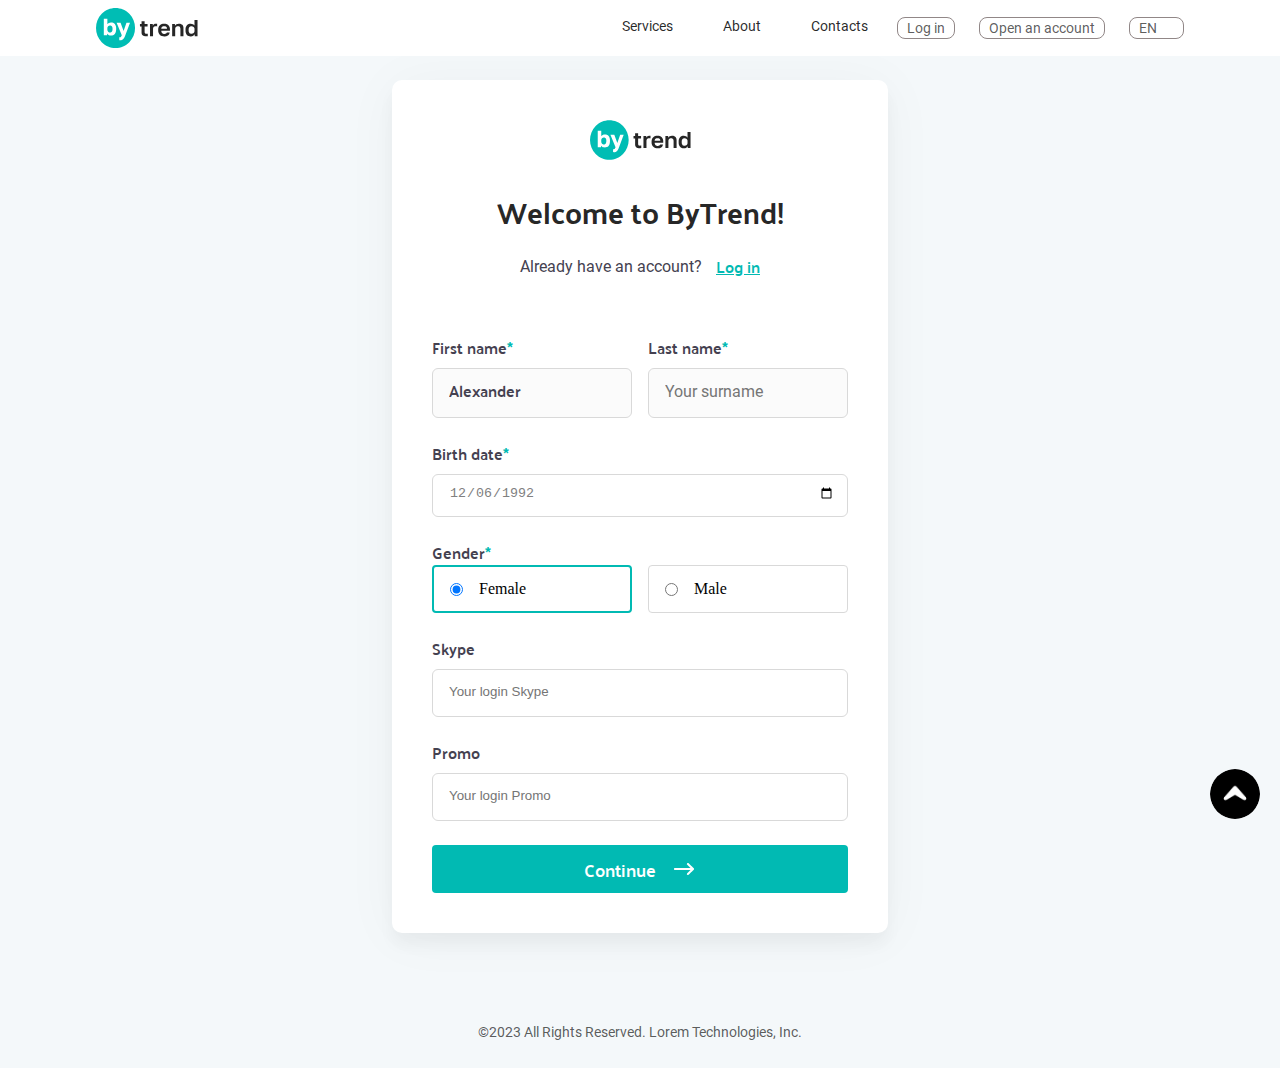
<file: index.html>
<!DOCTYPE html>
<html lang="en">
  <head>
    <meta charset="UTF-8" />
    <meta name="viewport" content="width=device-width, initial-scale=1.0" />
    <title>Sign in-up</title>
    <link rel="icon" href="./images/logo.svg" />
    <link rel="stylesheet" href="./css/style.css" />
  </head>
  <body>
    <div id="backtop" class="backtop-show">
      <a href="#"><img src="./images/top.png" alt="top" class="top-img" /></a>
    </div>
    <!-- header start -->
    <header class="header">
      <nav class="nav">
        <div class="container">
          <div class="nav-center">
            <div class="nav-info">
              <img src="./images/logo.svg" alt="logo" class="nav-img" />
              <div class="nav-right">
                <ul class="nav-list">
                  <li class="nav-item">
                    <a href="#" class="nav-link">Services</a>
                  </li>
                  <li class="nav-item">
                    <a href="#" class="nav-link">About </a>
                  </li>
                  <li class="nav-item">
                    <a href="#" class="nav-link">Contacts</a>
                  </li>
                </ul>
                <div class="nav-buttons">
                  <a href="./pages/login.html" class="nav-btn">Log in</a>
                  <a href="./pages/login.html" class="nav-btn"
                    >Open an account</a
                  >
                  <a href="#" class="nav-btn" id="language">EN</a>
                </div>
              </div>
            </div>
            <button class="hamburger" id="navbar-open">
              <img src="images/menu.svg" alt="menu" />
            </button>
          </div>
        </div>
      </nav>
      <div id="navbar-responsive">
        <div class="res-nav-right">
          <ul class="res-nav-list">
            <li class="res-nav-item">
              <a href="#" class="res-nav-link">Services</a>
            </li>
            <li class="nav-item">
              <a href="#" class="res-nav-link">About </a>
            </li>
            <li class="nav-item">
              <a href="#" class="res-nav-link">Contacts</a>
            </li>
          </ul>
          <div class="res-nav-buttons">
            <a href="./pages/login.html" class="res-nav-btn">Log in</a>
            <a href="./pages/login.html" class="res-nav-btn">Open an account</a>
            <a href="#" class="res-nav-btn" id="language">EN</a>
          </div>
          <button id="navbar-close">
            <img src="./images/close.png" alt="close" class="close" />
          </button>
        </div>
      </div>
    </header>
    <!-- header end -->

    <!-- main start -->
    <main class="main">
      <form autocomplete="on">
        <div class="main-sections">
          <section id="register">
            <div class="register-top">
              <img src="./images/logo.svg" alt="logo" class="register-img" />
              <h2 class="register-title">Welcome to ByTrend!</h2>
              <div class="register-top-links">
                <p class="register-top-text">Already have an account?</p>
                <a href="./pages/login.html" class="register-top-link"
                  ><u>Log in</u></a
                >
              </div>
            </div>
          </section>
          <section id="main-bottom">
            <div class="bottom-inputs">
              <div class="bottom-inputs-card">
                <label for="firstname" class="inputs-card-label"
                  >First name<span>*</span></label
                >
                <input
                  oninvalid="this.setCustomValidity('Enter name')"
                  class="inputs-card-input"
                  type="text"
                  value="Alexander"
                  id="firstname"
                  name="firstname"
                  required
                />
              </div>
              <div class="bottom-inputs-card">
                <label for="lastname" class="inputs-card-label"
                  >Last name<span>*</span></label
                >
                <input
                  oninvalid="this.setCustomValidity('Enter surname')"
                  class="inputs-card-input"
                  type="text"
                  placeholder="Your surname"
                  id="lastname"
                  name="lastname"
                  required
                />
              </div>
            </div>

            <div class="bottom-birth">
              <label for="date" class="bottom-birth-label"
                >Birth date<span>*</span></label
              >
              <input
                oninvalid="this.setCustomValidity('Enter birth')"
                class="bottom-birth-input"
                type="date"
                required
                value="1992-12-06"
                name="date"
                id="date"
              />
            </div>

            <div class="bottom-male">
              <label for="" class="bottom-male-label"
                >Gender<span>*</span></label
              >
              <div class="male-bottom-big">
                <div class="bottom-male-box">
                  <input
                    class="bottom-male-input"
                    type="radio"
                    value="female"
                    name="gender"
                    id="female"
                    checked
                  />
                  <label for="female" class="male-box-label">Female</label>
                </div>
                <div class="bottom-male-box input-color">
                  <input
                    class="bottom-male-input"
                    type="radio"
                    value="male"
                    name="gender"
                    id="male"
                  />
                  <label for="male" class="male-box-label">Male</label>
                </div>
              </div>
            </div>

            <div class="bottom-skype">
              <label for="skype" class="skype-label">Skype</label>
              <input
                type="text"
                placeholder="Your login Skype"
                id="skype"
                class="skype-input"
                name="skype"
              />
            </div>

            <div class="bottom-promo">
              <label for="promo" class="promo-label">Promo</label>
              <input
                type="text"
                placeholder="Your login Promo"
                id="promo"
                class="promo-input"
                name="promo"
              />
            </div>

            <a href="./pages/register-next.html" class="continue"
              ><button class="continue-btn" type="submit">Continue</button>
              <img
                src="./images/continue.png"
                alt="continue"
                class="continue-img"
              />
            </a>
          </section>
        </div>
      </form>
    </main>
    <!-- main end -->

    <!-- footer start -->
    <footer class="footer">
      <p class="footer-text">
        ©2023 All Rights Reserved. Lorem Technologies, Inc.
      </p>
    </footer>
    <!-- footer end -->

    <script src="./js/main.js"></script>
  </body>
</html>
</file>
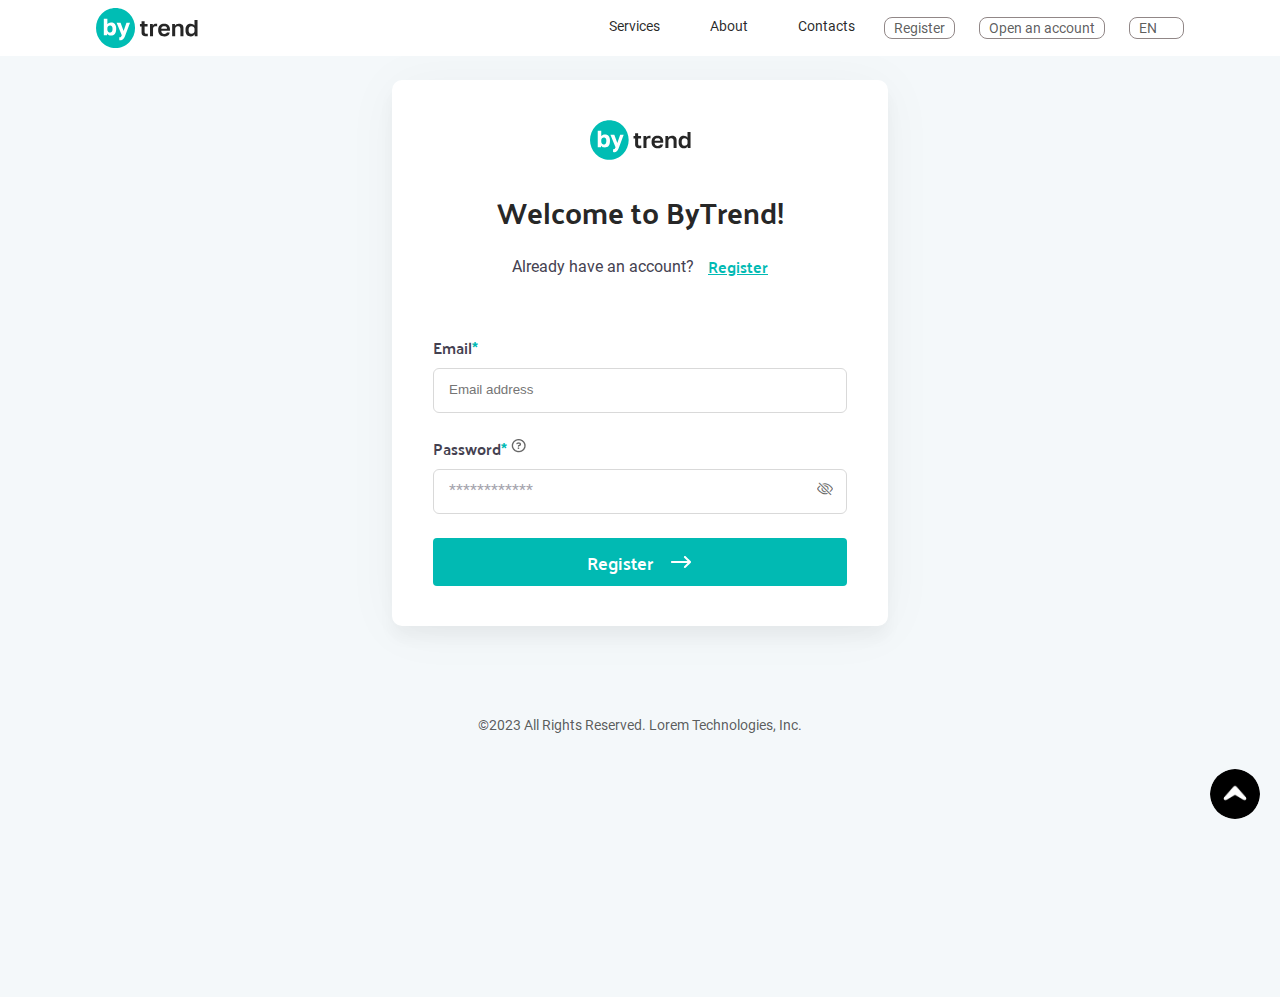
<file: pages/login.html>
<!DOCTYPE html>
<html lang="en">
  <head>
    <meta charset="UTF-8" />
    <meta name="viewport" content="width=device-width, initial-scale=1.0" />
    <title>Login</title>
    <link rel="icon" href="../images/logo.svg" />
    <link
      rel="stylesheet"
      href="https://cdn.jsdelivr.net/npm/bootstrap-icons@1.3.0/font/bootstrap-icons.css"
    />
    <link rel="stylesheet" href="../css/style.css" />
  </head>
  <body>
    <div id="backtop" class="backtop-show">
      <a href="#"><img src="../images/top.png" alt="top" class="top-img" /></a>
    </div>
    <!-- header start -->
    <header class="header">
      <nav class="nav">
        <div class="container">
          <div class="nav-center">
            <div class="nav-info">
              <img src="../images/logo.svg" alt="logo" class="nav-img" />
              <div class="nav-right">
                <ul class="nav-list">
                  <li class="nav-item">
                    <a href="#" class="nav-link">Services</a>
                  </li>
                  <li class="nav-item">
                    <a href="#" class="nav-link">About </a>
                  </li>
                  <li class="nav-item">
                    <a href="#" class="nav-link">Contacts</a>
                  </li>
                </ul>
                <div class="nav-buttons">
                  <a target="_blank" href="../index.html" class="nav-btn"
                    >Register</a
                  >
                  <a href="#" class="nav-btn">Open an account</a>
                  <a href="#" class="nav-btn" id="language">EN</a>
                </div>
              </div>
            </div>
            <button class="hamburger" id="navbar-open">
              <img src="../images/menu.svg" alt="menu" />
            </button>
          </div>
        </div>
      </nav>
      <div id="navbar-responsive">
        <div class="res-nav-right">
          <ul class="res-nav-list">
            <li class="res-nav-item">
              <a href="#" class="res-nav-link">Services</a>
            </li>
            <li class="nav-item">
              <a href="#" class="res-nav-link">About </a>
            </li>
            <li class="nav-item">
              <a href="#" class="res-nav-link">Contacts</a>
            </li>
          </ul>
          <div class="res-nav-buttons">
            <a href="../index.html" target="_blank" class="res-nav-btn"
              >Register</a
            >
            <a href="#" class="res-nav-btn">Open an account</a>
            <a href="#" class="res-nav-btn" id="language">EN</a>
          </div>
          <button id="navbar-close">
            <img src="../images/close.png" alt="close" class="close" />
          </button>
        </div>
      </div>
    </header>
    <!-- header end -->

    <!-- main start -->
    <main class="main">
      <form autocomplete="on">
        <div class="main-sections">
          <section id="register">
            <div class="register-top">
              <img src="../images/logo.svg" alt="logo" class="register-img" />
              <h2 class="register-title">Welcome to ByTrend!</h2>
              <div class="register-top-links">
                <p class="register-top-text">Already have an account?</p>
                <a
                  href="../index.html"
                  target="_blank"
                  class="register-top-link"
                  ><u>Register</u></a
                >
              </div>
            </div>
          </section>
          <section id="login">
            <div class="about-email">
              <label for="email" class="label">Email<span>*</span></label>
              <input
                type="email"
                class="input"
                placeholder="Email address"
                id="email"
                oninvalid="this.setCustomValidity('Enter email')"
                required
              />
            </div>
            <div class="about-password">
              <div class="password-card">
                <label for="password" class="label"
                  >Password<span>*</span></label
                >
                <img
                  src="../images/password.png"
                  alt="password"
                  class="password-img"
                />
              </div>
              <div class="password-box">
                <input
                  type="password"
                  class="input password-input"
                  placeholder="************"
                  id="password"
                  oninvalid="this.setCustomValidity('Enter password')"
                  required
                />
                <i class="bi bi-eye-slash password-i" id="toggle-password"></i>
              </div>
            </div>
            <a href="#" class="continue"
              ><button class="continue-btn" type="submit">Register</button>
              <img
                src="../images/continue.png"
                alt="continue"
                class="continue-img"
              />
            </a>
          </section>
        </div>
      </form>
    </main>
    <!-- main end -->

    <!-- footer start -->
    <footer class="footer">
      <p class="footer-text text3">
        ©2023 All Rights Reserved. Lorem Technologies, Inc.
      </p>
    </footer>
    <!-- footer end -->
    <script src="../js/main.js"></script>
  </body>
</html>
</file>
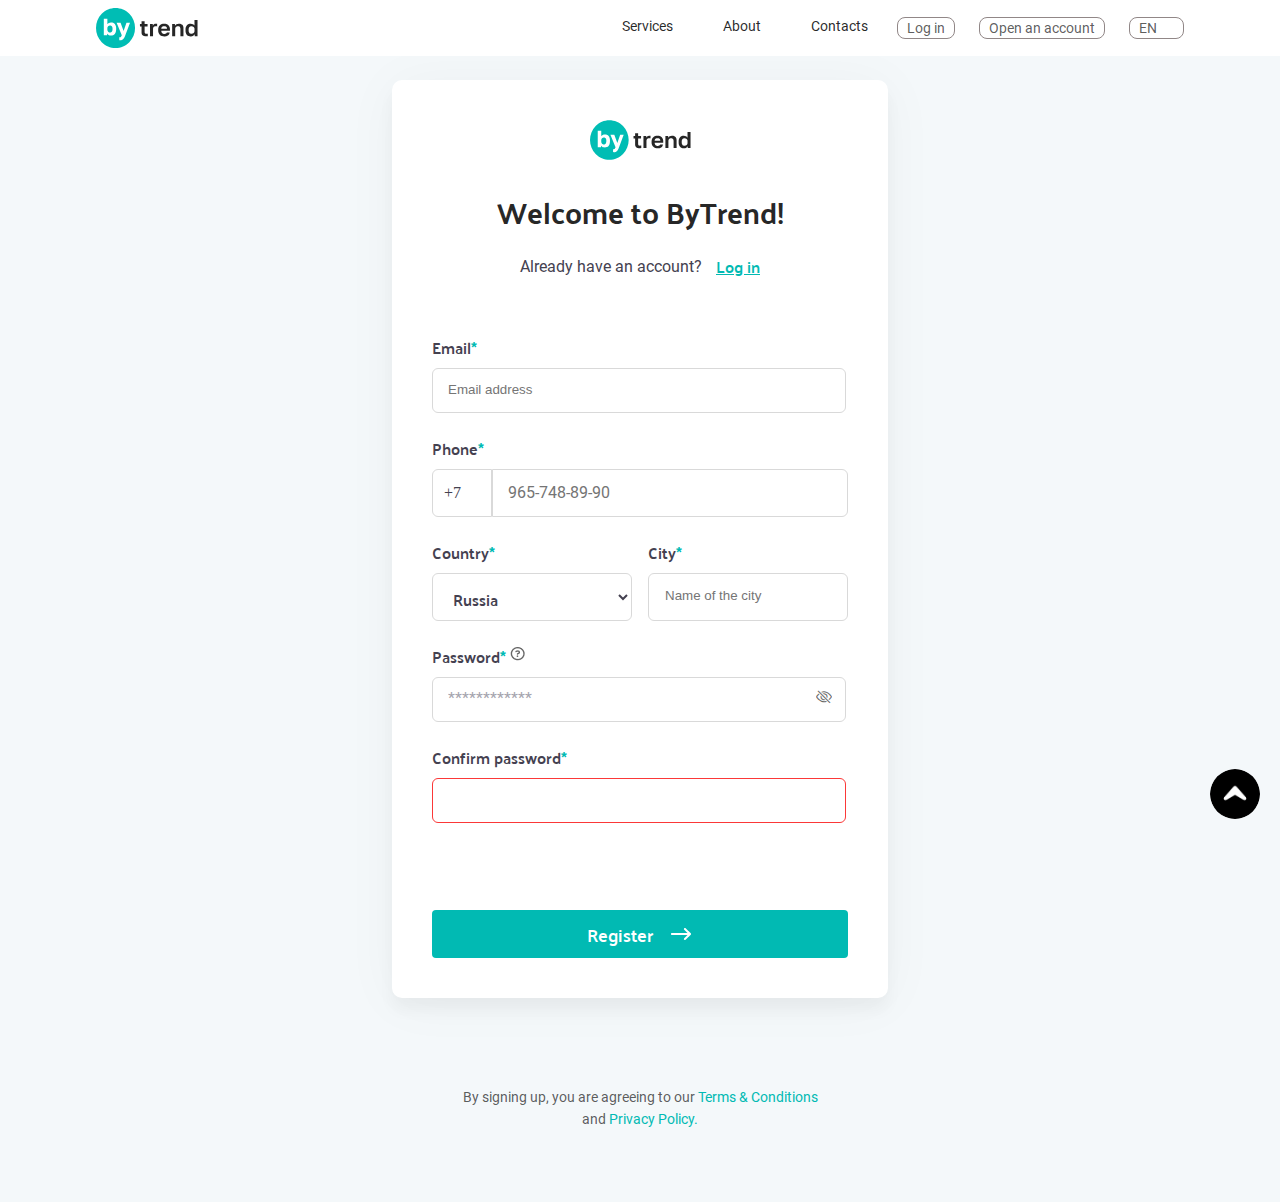
<file: pages/register-next.html>
<!DOCTYPE html>
<html lang="en">
  <head>
    <meta charset="UTF-8" />
    <meta name="viewport" content="width=device-width, initial-scale=1.0" />
    <title>Register next</title>
    <link rel="icon" href="../images/logo.svg" />
    <link
      rel="stylesheet"
      href="https://cdn.jsdelivr.net/npm/bootstrap-icons@1.3.0/font/bootstrap-icons.css"
    />
    <link rel="stylesheet" href="../css/style.css" />
  </head>
  <body>
    <div id="backtop" class="backtop-show">
      <a href="#"><img src="../images/top.png" alt="top" class="top-img" /></a>
    </div>
    <!-- header start -->
    <header class="header">
      <nav class="nav">
        <div class="container">
          <div class="nav-center">
            <div class="nav-info">
              <img src="../images/logo.svg" alt="logo" class="nav-img" />
              <div class="nav-right">
                <ul class="nav-list">
                  <li class="nav-item">
                    <a href="#" class="nav-link">Services</a>
                  </li>
                  <li class="nav-item">
                    <a href="#" class="nav-link">About </a>
                  </li>
                  <li class="nav-item">
                    <a href="#" class="nav-link">Contacts</a>
                  </li>
                </ul>
                <div class="nav-buttons">
                  <a href="./login.html" class="nav-btn">Log in</a>
                  <a href="./login.html" class="nav-btn">Open an account</a>
                  <a href="#" class="nav-btn" id="language">EN</a>
                </div>
              </div>
            </div>
            <button class="hamburger" id="navbar-open">
              <img src="../images/menu.svg" alt="menu" />
            </button>
          </div>
        </div>
      </nav>
      <div id="navbar-responsive">
        <div class="res-nav-right">
          <ul class="res-nav-list">
            <li class="res-nav-item">
              <a href="#" class="res-nav-link">Services</a>
            </li>
            <li class="nav-item">
              <a href="#" class="res-nav-link">About </a>
            </li>
            <li class="nav-item">
              <a href="#" class="res-nav-link">Contacts</a>
            </li>
          </ul>
          <div class="res-nav-buttons">
            <a href="./login.html" class="res-nav-btn">Log in</a>
            <a href="./login.html" class="res-nav-btn">Open an account</a>
            <a href="#" class="res-nav-btn" id="language">EN</a>
          </div>
          <button id="navbar-close">
            <img src="../images/close.png" alt="close" class="close" />
          </button>
        </div>
      </div>
    </header>
    <!-- header end -->

    <!-- main start -->
    <main class="main">
      <form autocomplete="on">
        <div class="main-sections">
          <section id="register">
            <div class="register-top">
              <img src="../images/logo.svg" alt="logo" class="register-img" />
              <h2 class="register-title">Welcome to ByTrend!</h2>
              <div class="register-top-links">
                <p class="register-top-text">Already have an account?</p>
                <a href="./login.html" class="register-top-link"
                  ><u>Log in</u></a
                >
              </div>
            </div>
          </section>
          <section id="about">
            <div class="about-email">
              <label for="email" class="label">Email<span>*</span></label>
              <input
                type="email"
                class="input"
                placeholder="Email address"
                id="email"
                oninvalid="this.setCustomValidity('Enter email')"
                required
              />
            </div>
            <div class="about-phone">
              <label for="phone" class="label">Phone<span>*</span></label>
              <div class="inputs">
                <input
                  type="phone"
                  class="input-phone1"
                  value="+7"
                  id="phone"
                  oninvalid="this.setCustomValidity('Enter phone')"
                  required
                />
                <input
                  type="phone"
                  class="input-phone2"
                  placeholder="965-748-89-90"
                  oninvalid="this.setCustomValidity('Enter phone')"
                  required
                />
              </div>
            </div>
            <div class="about-address">
              <div class="about-country">
                <label for="country" class="label">Country<span>*</span></label>
                <select name="country" id="country" required>
                  <option value="uzbekistan">Uzbekistan</option>
                  <option value="tajikistan">Tajikistan</option>
                  <option value="kazakistan">Kazakistan</option>
                  <option value="falastin">Falastin</option>
                  <option value="saudiarabiya">Saudiya Arabiya</option>
                  <option value="russia" selected>Russia</option>
                  <option value="enland">England</option>
                </select>
              </div>
              <div class="about-city">
                <label for="city" class="label">City<span>*</span></label>
                <input
                  type="text"
                  class="city-iput"
                  placeholder="Name of the city"
                  oninvalid="this.setCustomValidity('Enter city')"
                  required
                />
              </div>
            </div>
            <div class="about-password">
              <div class="password-card">
                <label for="password" class="label"
                  >Password<span>*</span></label
                >
                <img
                  src="../images/password.png"
                  alt="password"
                  class="password-img"
                />
              </div>
              <div class="password-box">
                <input
                  type="password"
                  class="input password-input"
                  placeholder="************"
                  id="password"
                  oninvalid="this.setCustomValidity('Enter password')"
                  required
                />
                <i class="bi bi-eye-slash password-i" id="toggle-password"></i>
              </div>
            </div>
            <div class="about-confirmpassword">
              <div class="password-card">
                <label for="confirmpassword" class="label"
                  >Confirm password<span>*</span></label
                >
              </div>
              <div class="password-box">
                <input
                  type="password"
                  class="input confirmpassword-input"
                  id="confirmpassword"
                  oninvalid="this.setCustomValidity('confirm password')"
                  required
                />
              </div>
            </div>
            <a href="#" class="continue"
              ><button class="continue-btn" type="submit">Register</button>
              <img
                src="../images/continue.png"
                alt="continue"
                class="continue-img"
              />
            </a>
          </section>
        </div>
      </form>
    </main>
    <!-- main end -->

    <!-- fooer start -->
    <footer class="footer">
      <p class="footer-text footer-text2">
        By signing up, you are agreeing to our
        <span>Terms & Conditions</span> and <span>Privacy Policy.</span>
      </p>
    </footer>
    <!-- footer end -->

    <script src="../js/main.js"></script>
  </body>
</html>
</file>
<file: css/style.css>
@font-face {
  font-family: "Segoe UI700";
  src: url(../fonts/Palanquin/Palanquin-Bold.ttf);
}
@font-face {
  font-family: "Segoe UI600";
  src: url(../fonts/Palanquin/Palanquin-SemiBold.ttf);
}
@font-face {
  font-family: "Roboto400";
  src: url(../fonts/Roboto/Roboto-Regular.ttf);
}
* {
  margin: 0;
  padding: 0;
  box-sizing: border-box;
}
html {
  scroll-behavior: smooth;
}
body {
  background: #f4f8fa;
}
#backtop {
  position: fixed;
  right: 20px;
  bottom: -60px;
  display: flex;
  align-items: center;
  justify-content: center;
  padding-top: 10px;
  width: 50px;
  height: 50px;
  border-radius: 50px;
  font-size: 50px;
  transition: 0.5s;
  z-index: 100000;
}
#backtop .top-img {
  width: 50px;
  height: 50px;
  border-radius: 50px;
}
#backtop.backtop-show {
  bottom: 80px;
}
#navbar-responsive {
  position: fixed;
  top: 0;
  bottom: 0;
  left: -100%;
  height: 100%;
  width: 100%;
  display: flex;
  flex-direction: column;
  justify-content: center;
  align-items: center;
  background-color: #f4f8fa;
  transition: 0.5s;
  z-index: 10000;
}
#navbar-close {
  position: absolute;
  top: 5px;
  right: 15px;
  font-size: 30px;
  border: none;
  background: transparent;
  z-index: 9999;
}
.close {
  width: 50px;
  height: 50px;
  border-radius: 50px;
}
.hamburger {
  display: none;
}
.res-nav-right {
  display: flex;
  flex-direction: column;
  align-items: center;
  row-gap: 25px;
  margin-bottom: 30px;
}
.res-nav-link {
  display: block;
  margin: 20px 0;
  font-size: 30px;
  text-align: center;
  color: #444150;
}
.res-nav-buttons {
  display: flex;
  flex-direction: column;
  align-items: start;
  row-gap: 15px;
}
.res-nav-btn {
  border-radius: 6px;
  border: 1px solid #d9d9d9;
  padding: 10px 90px 14px 16px;
  color: rgba(0, 0, 0, 0.65);
  font-family: "Roboto400";
  font-size: 14px;
}
ul {
  list-style: none;
}
a {
  text-decoration: none;
}
button {
  cursor: pointer;
}
input {
  outline: none;
}
.container {
  max-width: 1128px;
  margin: auto;
  padding-left: 20px;
  padding-right: 20px;
}
.label {
  color: #444150;
  font-family: "Segoe UI600";
  font-size: 16px;
  line-height: 24px;
}
.input {
  width: 414px;
  height: 45px;
  border-radius: 6px;
  border: 1px solid #d9d9d9;
  background: #fff;
  padding: 9px 0px 11px 15px;
}
/* nav start */
.header {
  height: 56px;
}
.nav {
  width: 100%;
  position: fixed;
  top: 0;
  padding: 8px 0px;
  background: #fff;
  z-index: 1;
}
.nav-info {
  display: flex;
  justify-content: space-between;
  align-items: center;
}
.nav-right {
  display: flex;
  column-gap: 29px;
}
.nav-list {
  display: flex;
  column-gap: 50px;
}
.nav-buttons {
  display: flex;
  column-gap: 24px;
}
.nav-link {
  color: #000000d9;
  font-family: "Roboto400";
  font-size: 14px;
}
.nav-btn {
  color: rgba(0, 0, 0, 0.65);
  font-family: "Roboto400";
  font-size: 14px;
  padding: 2px 9px;
  border: 1px solid #918787;
  border-radius: 8px;
}
a#language {
  padding-right: 26px;
}
/* main start */
.main {
  padding: 24px 0px;
}
.main-sections {
  display: flex;
  flex-direction: column;
  align-items: center;
  max-width: 496px;
  border-radius: 10px;
  background: #fff;
  box-shadow: 0px 4px 56px 0px #0000000a, 0px 12px 16px 0px #0000000a;
  margin: 0px auto 64px;
  padding: 40px;
}
.register-top {
  display: flex;
  flex-direction: column;
  align-items: center;
}
.register-img {
  width: 101px;
  height: 40px;
  margin-bottom: 24px;
}
.register-title {
  color: #000000d9;
  font-family: "Segoe UI700";
  font-size: 29px;
  margin-bottom: 16px;
}
.register-top-links {
  display: flex;
  column-gap: 14px;
  margin-bottom: 56px;
}
.register-top-text {
  color: #444150;
  font-family: "Roboto400";
  line-height: 26px;
}
.register-top-link {
  color: #01bab3;
  font-family: "Segoe UI600";
  font-size: 16px;
  line-height: 26px;
}
.bottom-inputs {
  display: flex;
  column-gap: 16px;
  align-items: center;
  margin-bottom: 24px;
}
.bottom-inputs-card {
  display: flex;
  flex-direction: column;
  row-gap: 8px;
  flex-grow: 1;
}
span {
  color: #01bab3;
}
.inputs-card-label {
  color: #444150;
  font-family: "Segoe UI600";
  font-size: 16px;
  line-height: 24px;
}
.inputs-card-input {
  max-width: 200px;
  padding: 10px 0px 14px 16px;
  color: #444150;
  font-family: "Segoe UI600";
  font-size: 16px;
  line-height: 24px;
  border-radius: 6px;
  border: 1px solid #d9d9d9;
  background: #fbfbfb;
}
.inputs-card-input::placeholder {
  font-family: "Roboto400";
  font-size: 16px;
  line-height: 24px;
}
.bottom-birth {
  display: flex;
  flex-direction: column;
  row-gap: 8px;
  margin-bottom: 24px;
}
.bottom-birth-label {
  color: #444150;
  font-family: "Segoe UI600";
  font-size: 16px;
  line-height: 24px;
}
.bottom-birth-input {
  position: relative;
  max-width: 416px;
  border-radius: 6px;
  border: 1px solid #d9d9d9;
  padding: 10px 12px 14px 16px;
  color: gray;
}
.bottom-male-label {
  color: #444150;
  font-family: "Segoe UI600";
  font-size: 16px;
  line-height: 24px;
  margin-bottom: 8px;
}
.male-bottom-big {
  display: flex;
  align-items: center;
  column-gap: 16px;
  margin-bottom: 24px;
}
.bottom-male-box {
  width: 200px;
  height: 48px;
  border-radius: 4px;
  border: 2px solid #01bab3;
  background: #fff;
  display: flex;
  align-items: center;
  padding: 14px 16px;
  column-gap: 16px;
}
.input-color {
  border: 1px solid #d9d9d9;
}
.bottom-skype,
.bottom-promo {
  display: flex;
  flex-direction: column;
  row-gap: 8px;
  margin-bottom: 24px;
}
.skype-label,
.promo-label {
  color: #444150;
  font-family: "Segoe UI600";
  font-size: 16px;
  line-height: 24px;
}
.skype-input,
.promo-input {
  width: 416px;
  height: 48px;
  border-radius: 6px;
  border: 1px solid #d9d9d9;
  background: #fff;
  padding: 10px 0px 14px 16px;
}
.continue {
  max-width: 416px;
  height: 48px;
  border-radius: 4px;
  background: #01bab3;
  display: flex;
  justify-content: center;
  align-items: center;
  column-gap: 16px;
  color: #fff;
  text-align: center;
  font-family: "Segoe UI600";
  font-size: 18px;
}
.continue-btn {
  border: none;
  background: #01bab3;
  color: #fff;
  font-family: "Segoe UI600";
  font-size: 18px;
}
.footer-text {
  max-width: 366px;
  color: #000000a6;
  margin: auto;
  font-family: "Roboto400";
  font-size: 14px;
  line-height: 22px;
  text-align: center;
  margin-bottom: 25px;
}

.about-email,
.about-phone,
.about-country,
.about-city,
.about-password,
.about-confirmpassword {
  display: flex;
  flex-direction: column;
  row-gap: 8px;
  margin-bottom: 24px;
}
.inputs {
  display: flex;
}
.input-phone1 {
  width: 60px;
  border-radius: 6px 0px 0px 6px;
  border: 1px solid #d9d9d9;
  background: #fff;
  padding: 11px;
  color: #444150;
  font-family: "Roboto 400";
  font-size: 16px;
  line-height: 24px;
}
.input-phone2 {
  border-radius: 0px 6px 6px 0px;
  border: 1px solid #d9d9d9;
  background: #fff;
  padding: 11px 0px 11px 15px;
  flex-grow: 1;
  color: #444150;
  font-family: "Roboto400";
  font-size: 16px;
  line-height: 24px;
}
#country {
  width: 200px;
  height: 48px;
  border-radius: 6px;
  border: 1px solid #d9d9d9;
  background: #fff;
  padding: 10px 12px 14px 16px;
  outline: none;
  color: #444150;
  font-family: "Segoe UI600";
  font-size: 16px;
  line-height: 24px;
}
.about-address {
  display: flex;
  align-items: center;
  column-gap: 16px;
}
.city-iput {
  width: 200px;
  height: 48px;
  border-radius: 6px;
  border: 1px solid #d9d9d9;
  background: #fff;
  padding: 10px 0px 14px 16px;
}
.password-input {
  position: relative;
  color: #444150;
  font-family: "Roboto400";
  font-size: 16px;
  line-height: 24px;
}
.password-input::placeholder {
  color: #a4a4ad;
}
.password-i {
  position: absolute;
  margin-left: -30px;
  margin-top: 12px;
  width: 23.915px;
  height: 22.638px;
  opacity: 0.6;
}
.about-confirmpassword {
  margin-bottom: 87px;
}
.confirmpassword-input {
  border-radius: 6px;
  border: 1px solid #fb3838;
  background: #fff;
}
.footer-text2 {
  margin-bottom: 72px;
}
.text3 {
  margin-bottom: 261px;
}

@media (max-width: 700px) {
  .nav-center {
    display: flex;
    justify-content: space-between;
    align-items: center;
  }
  .nav-right {
    display: none;
  }
  .hamburger {
    display: block;
    border: none;
    background: transparent;
  }
  .hamburger img {
    width: 35px;
  }
}
@media (max-width: 480px) {
  input {
    max-width: 200px;
  }
  .bottom-inputs {
    flex-direction: column;
    align-items: center;
    row-gap: 25px;
  }
  .bottom-birth {
    max-width: 200px;
    margin: 0px auto 20px;
  }
  .bottom-male,
  .bottom-promo,
  .bottom-skype {
    max-width: 200px;
    display: flex;
    flex-direction: column;
    margin: 0px auto 20px;
  }
  .male-bottom-big {
    display: flex;
    flex-direction: column;
    align-items: center;
    row-gap: 15px;
  }
  #about {
    display: flex;
    flex-direction: column;
  }
  .about-phone {
    max-width: 200px;
  }
  .input-phone2 {
    max-width: 140px;
  }
  .about-address {
    flex-direction: column;
    align-items: center;
  }
}
@media (max-width: 360px) {
  .register-title {
    font-size: 20px;
    margin-bottom: 15px;
  }
  .register-top-links {
    flex-direction: column;
    align-items: center;
  }
  .footer-text2 {
    padding: 0px 10px;
  }
}
</file>
